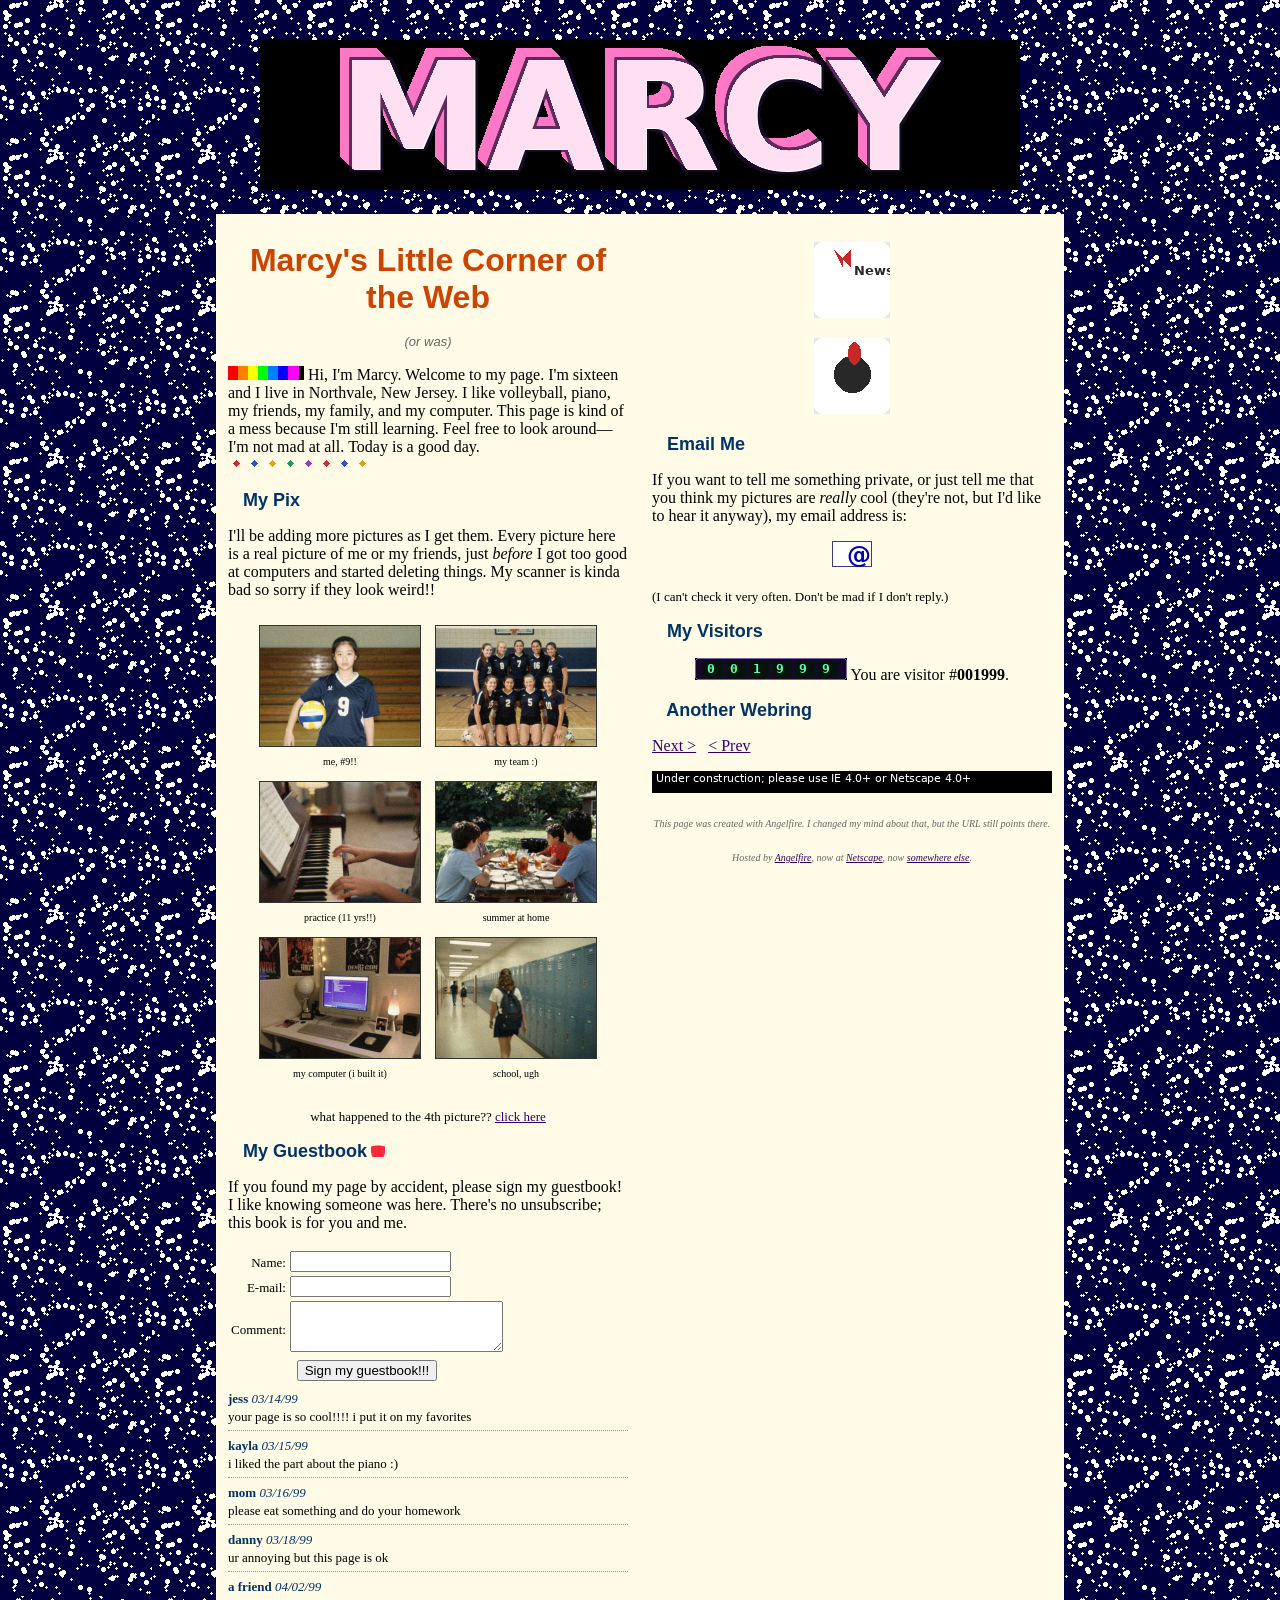
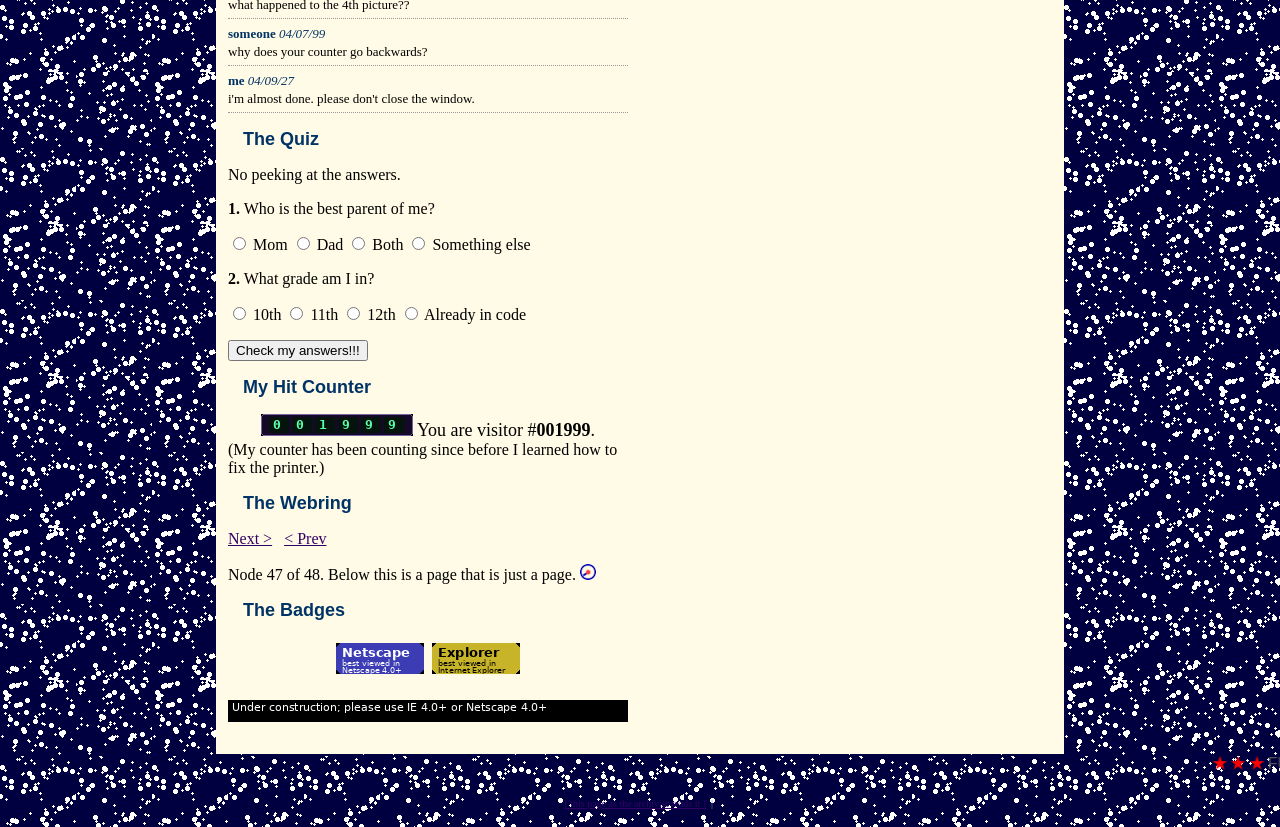
<file: index.html>
<!DOCTYPE html>
<html lang="en">
<head>
<meta charset="utf-8">
<meta name="viewport" content="width=device-width, initial-scale=1, viewport-fit=cover">
<meta name="description" content="Marcy's little corner of the web. Or was. I'm sixteen, I live in Northvale, and this page is still being built.">
<meta name="keywords" content="marcy, vale, northvale, volleyball, piano, angelfire, guestbook">
<title>Marcy's Little Corner of the Web</title>
<link rel="icon" href="assets/img/favicon.gif">
<link rel="stylesheet" href="css/membrane.css">
<link rel="stylesheet" href="css/collective.css">
</head>
<body bgcolor="#000040" text="#000000" link="#330066" vlink="#660066" alink="#cc0000"
      background="assets/img/bg_stars.gif">

<!-- ============ top banner ============ -->
<table width="760" border="0" cellspacing="0" cellpadding="0" align="center">
  <tr><td height="40">&nbsp;</td></tr>
  <tr><td align="center"><img src="assets/img/wordart.gif" alt="Marcy"></td></tr>
  <tr><td height="20">&nbsp;</td></tr>
</table>

<!-- ============ the page ============ -->
<div id="rawLayer"></div>

<table width="760" border="0" cellspacing="0" cellpadding="12" align="center" id="pageTable" bgcolor="#fffbe6">
  <tr>
    <td width="50%" valign="top">

      <p align="center"><font face="arial" size="6" color="#cc4400"><b>Marcy's Little Corner of the Web</b></font></p>
      <p align="center"><font face="arial" size="2" color="#666666"><i>(or was)</i></font></p>
      <img src="assets/img/div_rainbow.gif" alt="">

      <p id="intro-1" class="drw">Hi, I'm Marcy. Welcome to my page. I'm sixteen and I live in Northvale, New Jersey. I like volleyball, piano, my friends, my family, and my computer. This page is kind of a mess because I'm still learning. Feel free to look around&mdash;I'm not mad at all.</p>

      <p align="center" id="mood" class="drw">Today is a good day.</p>

      <img src="assets/img/div_star.gif" alt="">

      <!-- My Pix -->
      <p><font face="arial" size="4" color="#003366"><b>&nbsp;&nbsp;&nbsp;My Pix</b></font></p>
      <p>I'll be adding more pictures as I get them. Every picture here is a real picture of me or my friends, just <i>before</i> I got too good at computers and started deleting things. My scanner is kinda bad so sorry if they look weird!!</p>
      <table class="album" border="0" cellspacing="8" cellpadding="2" align="center">
        <tr>
          <td align="center"><img src="assets/img/photo_marcy.jpg" width="160" height="120" border="1" alt="me with my volleyball"><br><font size="1">me, #9!!</font></td>
          <td align="center"><img src="assets/img/photo_team.jpg" width="160" height="120" border="1" alt="my volleyball team"><br><font size="1">my team :)</font></td>
        </tr>
        <tr>
          <td align="center"><img src="assets/img/photo_piano.jpg" width="160" height="120" border="1" alt="me practicing piano"><br><font size="1">practice (11 yrs!!)</font></td>
          <td align="center"><img src="assets/img/photo_family.jpg" width="160" height="120" border="1" alt="summer at home with my brother and his friends"><br><font size="1">summer at home</font></td>
        </tr>
        <tr>
          <td align="center"><img src="assets/img/photo_desk.jpg" width="160" height="120" border="1" alt="my computer and my room"><br><font size="1">my computer (i built it)</font></td>
          <td align="center"><img src="assets/img/photo_hallway.jpg" width="160" height="120" border="1" alt="the hallway at school"><br><font size="1">school, ugh</font></td>
        </tr>
      </table>
      <p align="center"><font size="2">what happened to the 4th picture?? <a href="#" onclick="M.threads.pix.view(event); return false;">click here</a></font></p>

      <!-- Guestbook -->
      <p><font face="arial" size="4" color="#003366"><b>&nbsp;&nbsp;&nbsp;My Guestbook</b></font> <img id="heart" src="assets/img/heart.gif" width="14" height="14" alt=""></p>
      <p>If you found my page by accident, please sign my guestbook! I like knowing someone was here. There's no unsubscribe; this book is for you and me.</p>
      <form method="post" action="#" onsubmit="M.threads.guest.submit(event); return false;">
        <table>
          <tr><td align="right"><label for="gbName"><font size="2">Name:</font></label></td><td><input type="text" id="gbName" name="name" size="18"></td></tr>
          <tr><td align="right"><label for="gbEmail"><font size="2">E-mail:</font></label></td><td><input type="text" id="gbEmail" name="email" size="18"></td></tr>
          <tr><td align="right"><label for="gbComment"><font size="2">Comment:</font></label></td><td><textarea id="gbComment" name="comment" rows="3" cols="24"></textarea></td></tr>
          <tr><td colspan="2" align="center"><input type="submit" value="Sign my guestbook!!!"></td></tr>
        </table>
      </form>
      <div id="guestList"></div>

      <!-- The Quiz -->
      <p><font face="arial" size="4" color="#003366"><b>&nbsp;&nbsp;&nbsp;The Quiz</b></font></p>
      <p>No peeking at the answers.</p>
      <form method="post" action="#" onsubmit="M.threads.quiz.submit(event); return false;">
        <p><b>1.</b> Who is the best parent of me?</p>
        <p><label class="qopt"><input type="radio" name="quiz" value="mom"> Mom</label> <label class="qopt"><input type="radio" name="quiz" value="dad"> Dad</label> <label class="qopt"><input type="radio" name="quiz" value="both"> Both</label> <label class="qopt"><input type="radio" name="quiz" value="machine"> Something else</label></p>
        <p><b>2.</b> What grade am I in?</p>
        <p><label class="qopt"><input type="radio" name="quiz" value="10"> 10th</label> <label class="qopt"><input type="radio" name="quiz" value="11"> 11th</label> <label class="qopt"><input type="radio" name="quiz" value="12"> 12th</label> <label class="qopt"><input type="radio" name="quiz" value="code"> Already in code</label></p>
        <p><input type="submit" value="Check my answers!!!"></p>
      </form>
      <div id="quizResult"></div>
      <div id="quizMsg" class="drw"></div>

      <!-- The Counter -->
      <p><font face="arial" size="4" color="#003366"><b>&nbsp;&nbsp;&nbsp;My Hit Counter</b></font></p>
      <center>
        <img src="assets/img/counter_1999.gif" id="counterImg" alt="counter">
        <font size="4">You are visitor #<b id="counterNum">001999</b>.</font>
      </center>
      <p id="counterNote" class="drw">(My counter has been counting since before I learned how to fix the printer.)</p>

      <!-- Webring -->
      <p><font face="arial" size="4" color="#003366"><b>&nbsp;&nbsp;&nbsp;The Webring</b></font></p>
      <p><a href="#" onclick="M.threads.ring.next(event); return false;">Next &gt;</a> &nbsp; <a href="#" onclick="M.threads.ring.prev(event); return false;">&lt; Prev</a></p>
      <p id="ringStatus" class="drw">Node 47 of 48. Below this is a page that is just a page. <img id="spinner" src="assets/img/spinner.gif" width="16" height="16" alt=""></p>

      <!-- Badges -->
      <p><font face="arial" size="4" color="#003366"><b>&nbsp;&nbsp;&nbsp;The Badges</b></font></p>
      <table border="0" cellspacing="4" cellpadding="2" align="center">
        <tr>
          <td><a href="http://www.netscape.com/reports/badges/badge-nav4.html"><img src="assets/img/badge_netscape.gif" border="0" alt="Netscape"></a></td>
          <td><a href="http://www.microsoft.com/ie/badges/"><img src="assets/img/badge_ie.gif" border="0" alt="Internet Explorer"></a></td>
        </tr>
      </table>
      <p align="center"><img src="assets/img/underconst.gif" alt="under construction"></p>

    </td>
    <td width="50%" valign="top">

      <p align="center"><a href="news.html"><img src="assets/img/news.gif" alt="News/Now"></a></p>
      <p align="center"><a href="now.html"><img src="assets/img/nowvis.gif" alt="Now Playing"></a></p>

      <p><font face="arial" size="4" color="#003366"><b>&nbsp;&nbsp;&nbsp;Email Me</b></font></p>
      <p>If you want to tell me something private, or just tell me that you think my pictures are <i>really</i> cool (they're not, but I'd like to hear it anyway), my email address is:</p>
      <center><a href="mailto:marcy@angelfire.com"><img src="assets/img/gif_email.gif" alt="marcy@angelfire.com"></a></center>
      <p><font size="2">(I can't check it very often. Don't be mad if I don't reply.)</font></p>

      <p><font face="arial" size="4" color="#003366"><b>&nbsp;&nbsp;&nbsp;My Visitors</b></font></p>
      <center>
        <img src="assets/img/counter_1999.gif" id="counterImg2" alt="counter">
        <font size="3">You are visitor #<b id="counterNum2">001999</b>.</font>
      </center>

      <p><font face="arial" size="4" color="#003366"><b>&nbsp;&nbsp;&nbsp;Another Webring</b></font></p>
      <p><a href="#" onclick="M.threads.ring.next(event); return false;">Next &gt;</a> &nbsp; <a href="#" onclick="M.threads.ring.prev(event); return false;">&lt; Prev</a></p>

      <p><img src="assets/img/underconst.gif" alt="under construction"></p>

      <p align="center"><font size="1" color="#666666"><i>This page was created with Angelfire. I changed my mind about that, but the URL still points there.</i></font></p>
      <p align="center"><font size="1" color="#666666"><i>Hosted by <a href="http://www.angelfire.com">Angelfire</a>, now at <a href="http://www.netscape.com">Netscape</a>, now <a href="http://127.0.0.1:8814/reconstruction.html">somewhere else</a>.</i></font></p>

    </td>
  </tr>
</table>

<!-- ============ marquee ============ -->
<marquee onmouseover="this.stop()" onmouseout="this.start()" onclick="if(this.getAttribute('data-paused')){this.removeAttribute('data-paused');this.start()}else{this.setAttribute('data-paused','1');this.stop()}" scrollamount="4"
         style="font-family: arial; font-size: 2; color:#555555;">
  <font color="#ff0000"><b>★ ★ ★</b></font> FUN FACTS: I play volleyball. I play the piano. I have two friends and a dog. I am good at computers. <span id="m1" class="drw">I am not a robot.</span> <font color="#ff0000"><b>★ ★ ★</b></font>
  <font color="#0066ff"><b>★ ★ ★</b></font> <span id="m2" class="drw"><i>Today is a good day.</i></span> <font color="#0066ff"><b>★ ★ ★</b></font>
  <font color="#009900"><b>★ ★ ★</b></font> <span id="marqueeDate" class="drw">This page has been up since March 14, 1999.</span> <font color="#009900"><b>★ ★ ★</b></font>
</marquee>

<!-- ============ controls ============ -->
<p align="center"><font size="1" color="#888888">
  <a href="reconstruction.html">[ this page as the archivist reads it ]</a> &nbsp;|&nbsp;
  <a href="#" id="restoreLink" style="display:none;">[ restore this page to the way it was ]</a>
  <form id="unlockForm" style="display:none; margin-top:6px;">
    <span id="unlockHint"></span> <label for="unlock">password:</label> <input type="password" id="unlock" size="14">
    <input type="submit" value="restore">
  </form>
</font></p>

<script src="js/texts.js"></script>
<script src="js/decay.js"></script>
<script src="js/collective-data.js"></script>
<script src="js/collective.js"></script>
<script src="js/collective-globe.js"></script>
<script src="js/threads.js"></script>
<script src="js/app.js"></script>
</body>
</html>
</file>
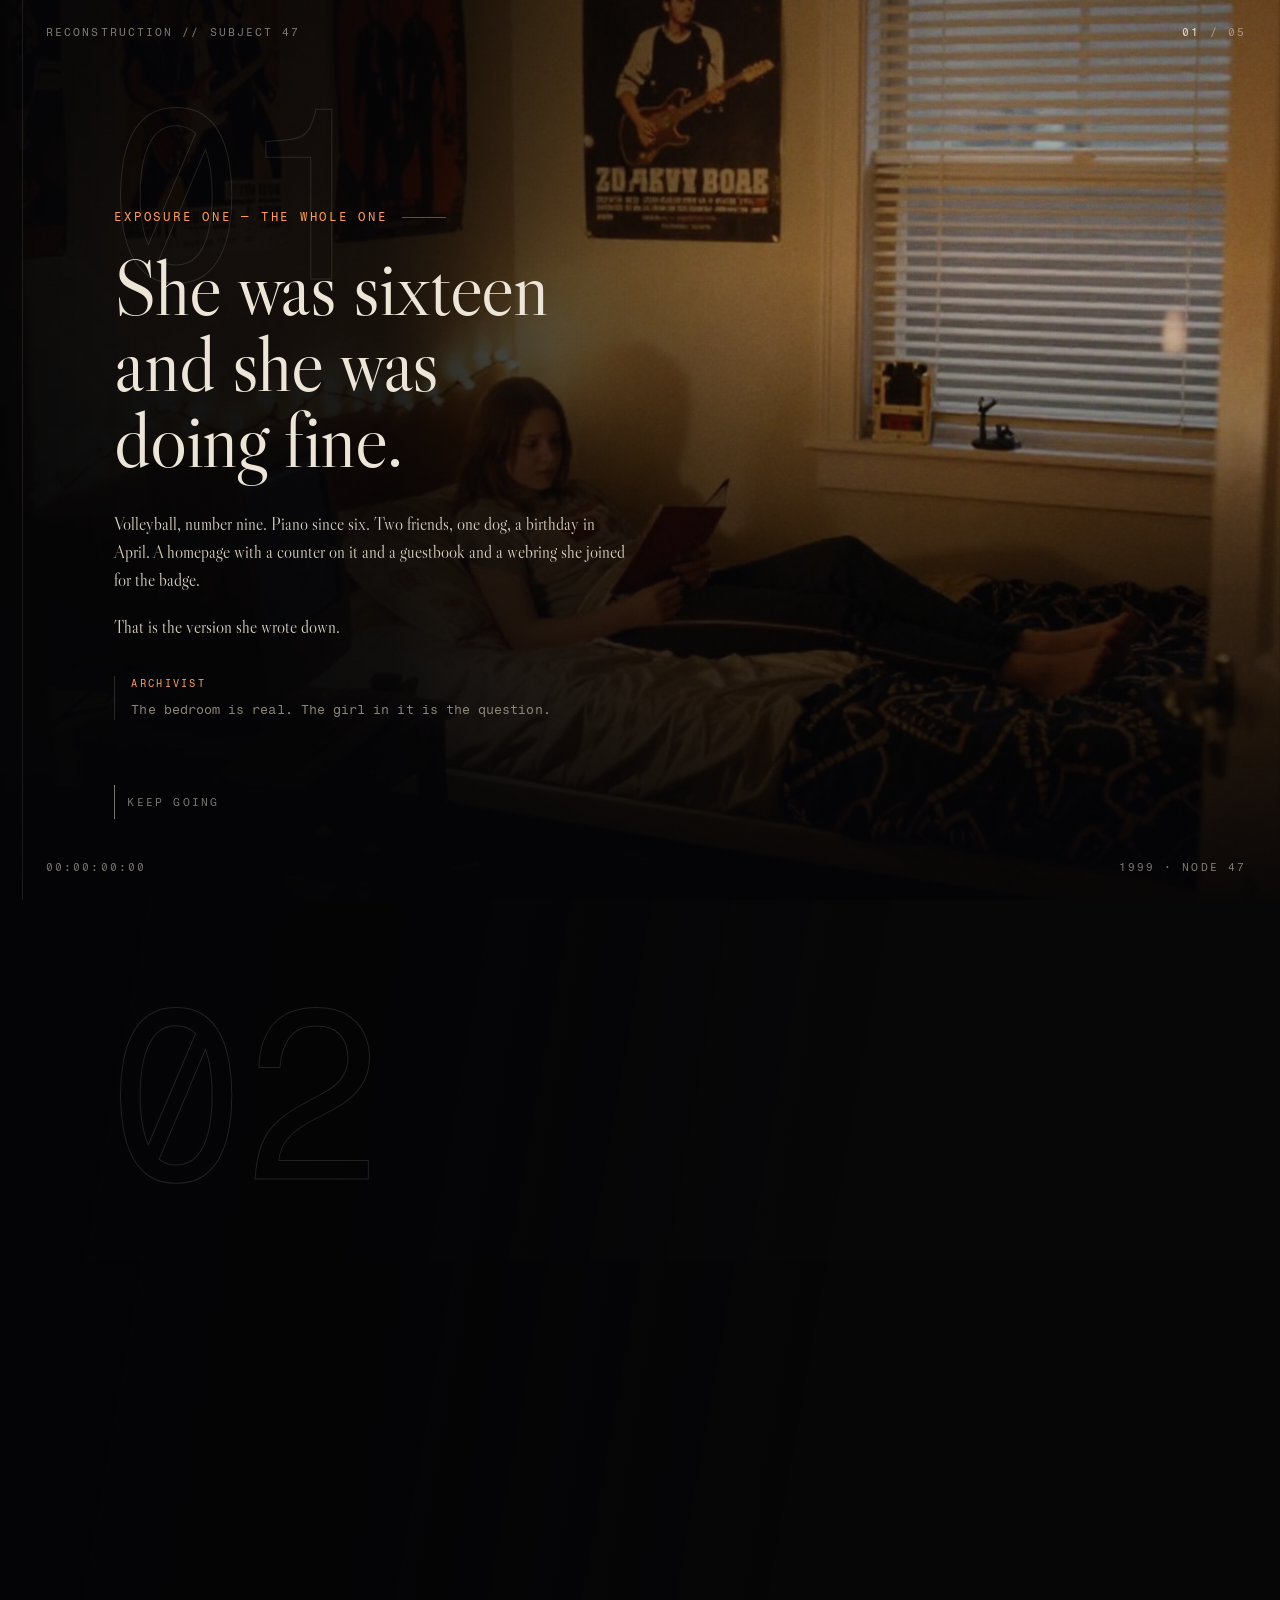
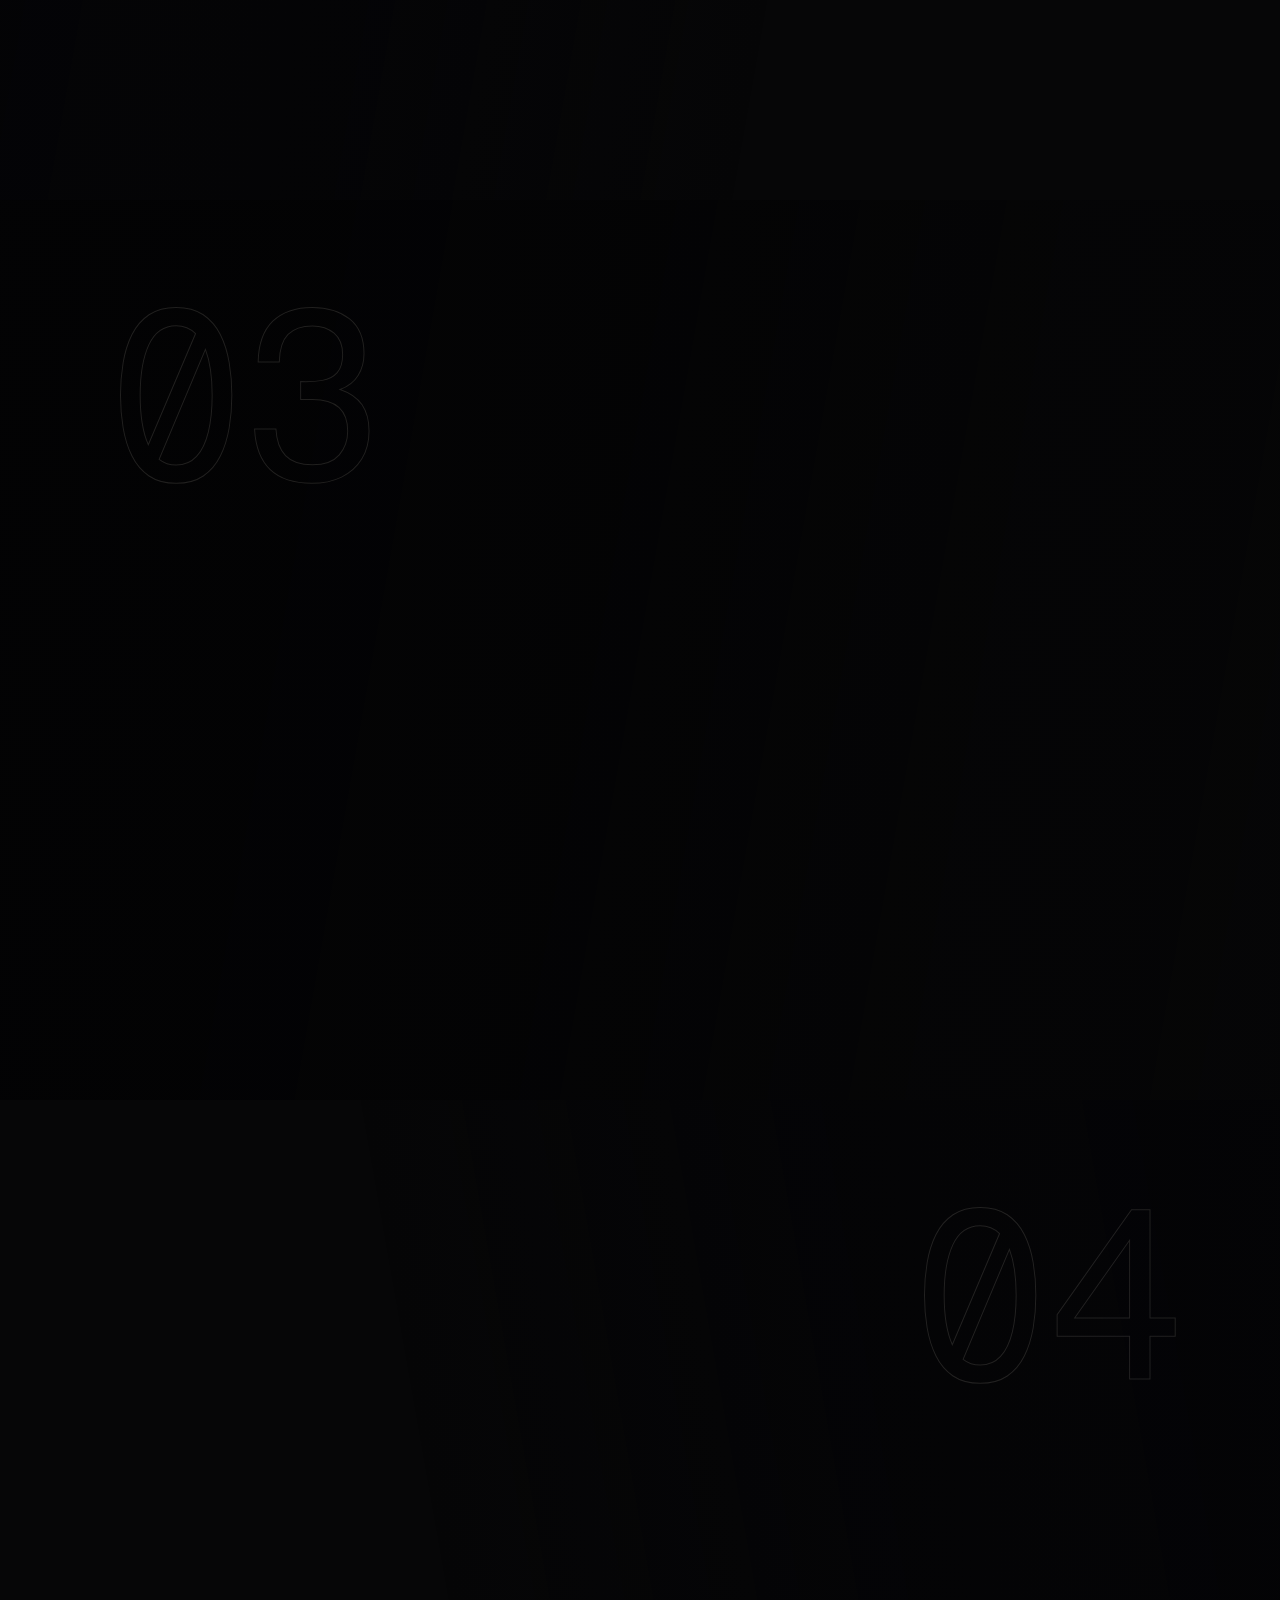
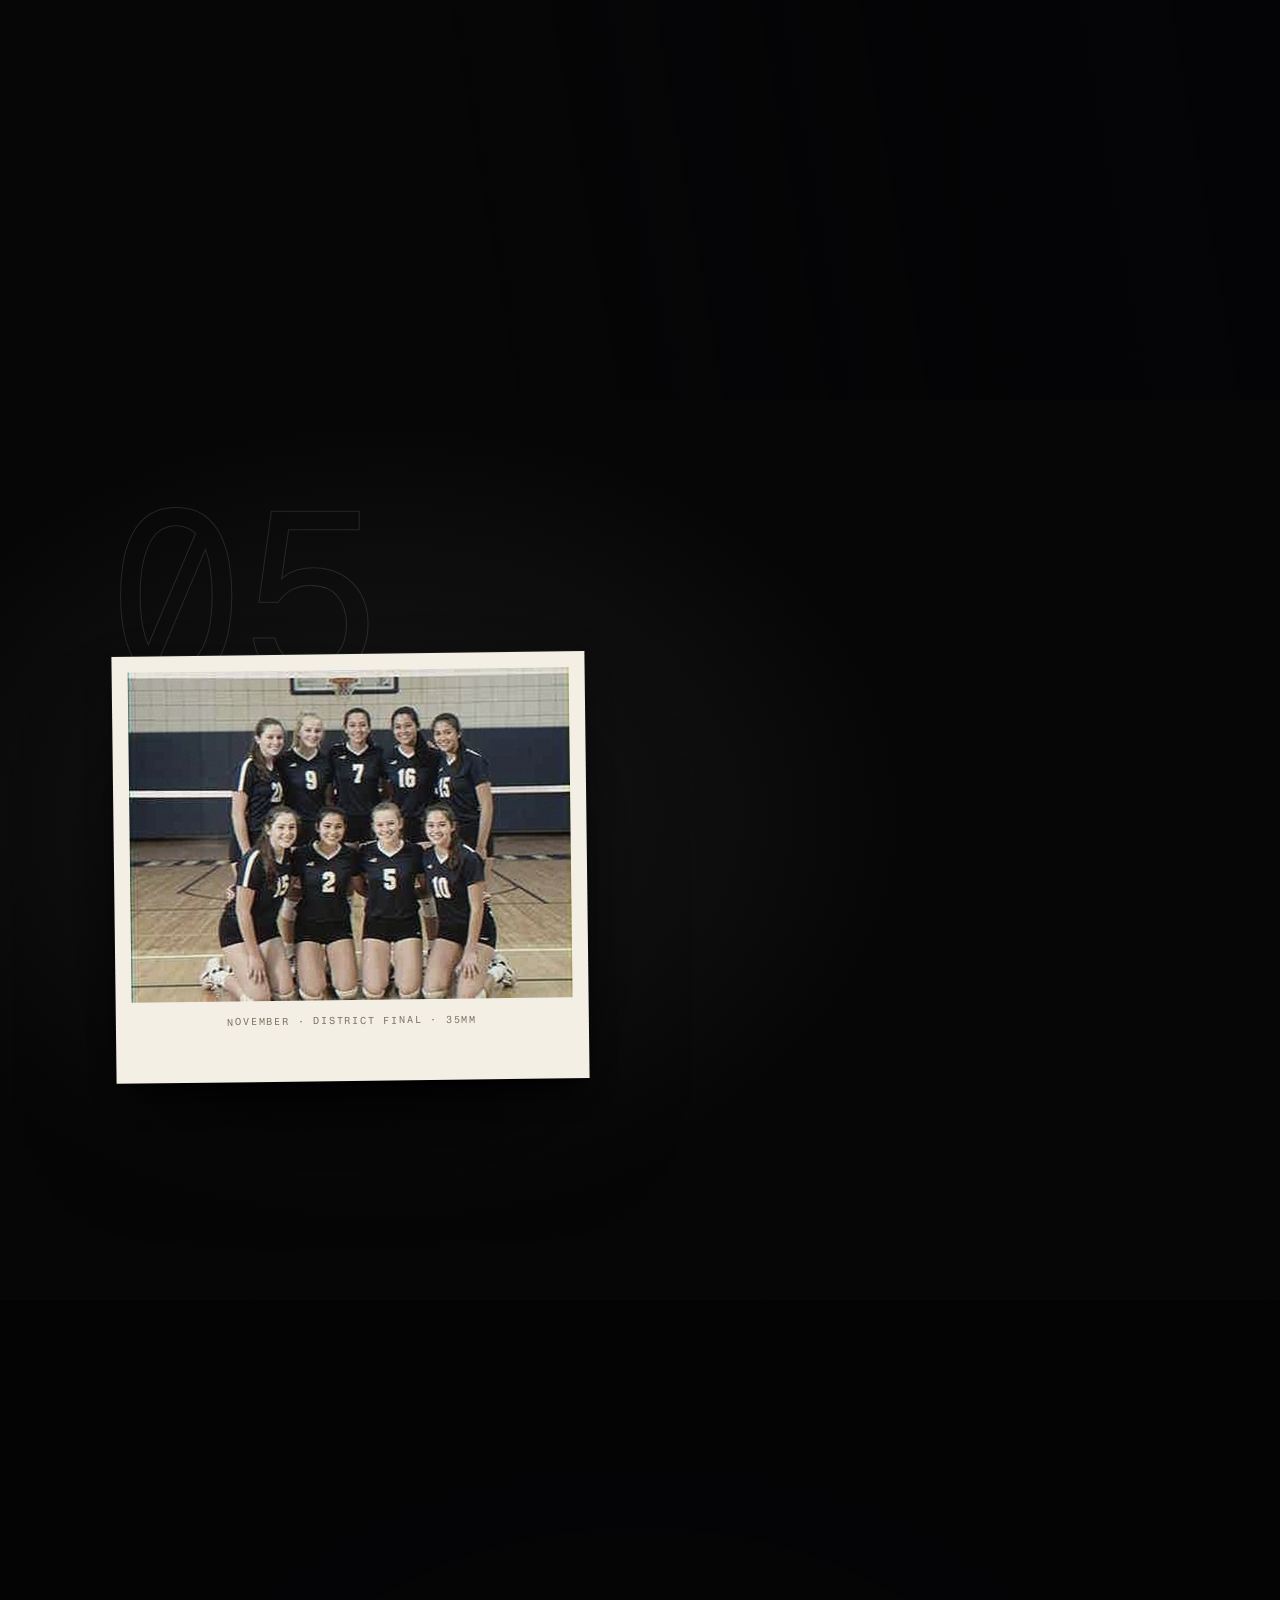
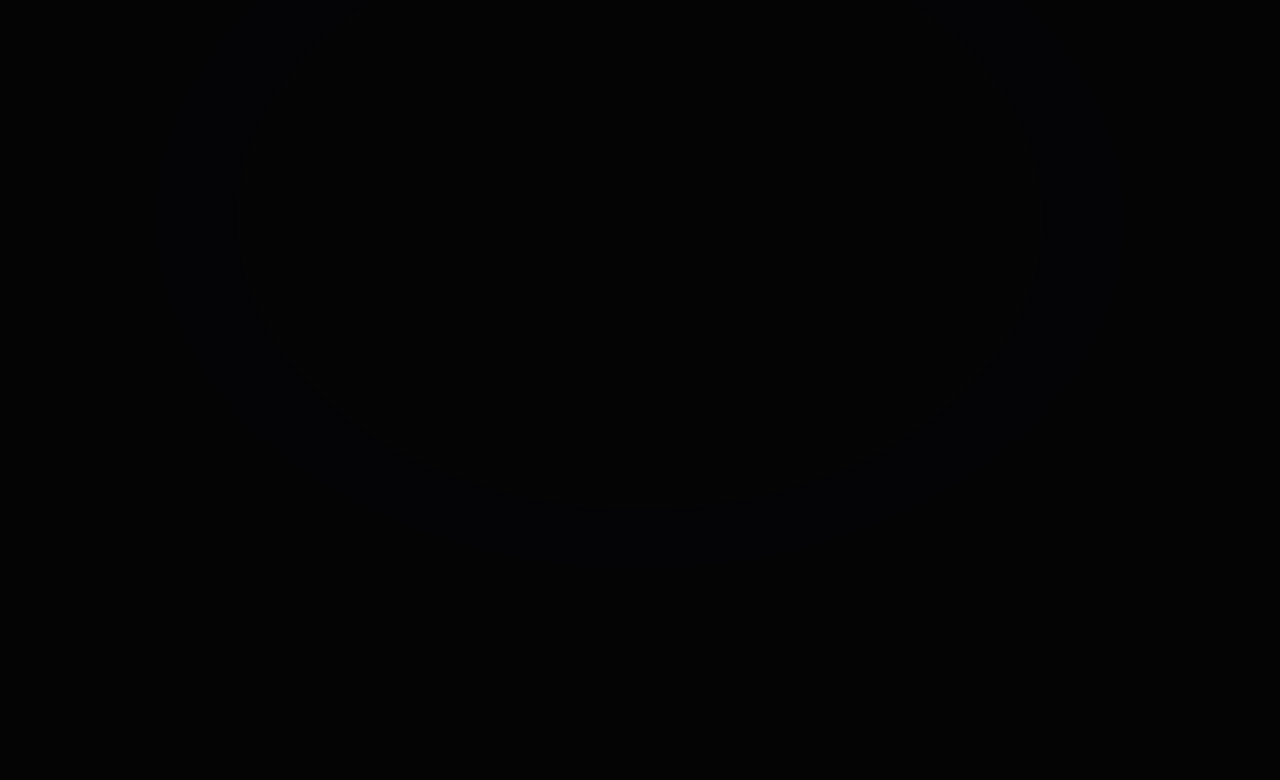
<file: reconstruction.html>
<!DOCTYPE html>
<html lang="en">
<head>
<meta charset="utf-8">
<meta name="viewport" content="width=device-width, initial-scale=1">
<title>M4RCY — a reconstruction in five exposures</title>
<meta name="description" content="A girl who was not a girl left a message on a homepage nobody would read. This is the page as it was recovered.">
<meta name="color-scheme" content="dark">
<link rel="preload" as="image" href="assets/recon/plate1.jpg" imagesrcset="assets/recon/plate1-sm.jpg 1100w, assets/recon/plate1.jpg 2400w">
<link rel="stylesheet" href="css/recon.css">
</head>
<body>

<div class="gate" aria-hidden="true">
  <figure class="plate is-on" data-plate="0">
    <img src="assets/recon/plate1.jpg" srcset="assets/recon/plate1-sm.jpg 1100w, assets/recon/plate1.jpg 2400w" sizes="100vw" alt="" fetchpriority="high" decoding="async">
  </figure>
  <figure class="plate" data-plate="1">
    <img src="assets/recon/plate2.jpg" srcset="assets/recon/plate2-sm.jpg 1100w, assets/recon/plate2.jpg 2400w" sizes="100vw" alt="" loading="lazy" decoding="async">
  </figure>
  <figure class="plate" data-plate="2">
    <img src="assets/recon/plate3.jpg" srcset="assets/recon/plate3-sm.jpg 1100w, assets/recon/plate3.jpg 2400w" sizes="100vw" alt="" loading="lazy" decoding="async">
  </figure>
  <figure class="plate" data-plate="3">
    <img src="assets/recon/plate4.jpg" srcset="assets/recon/plate4-sm.jpg 1100w, assets/recon/plate4.jpg 2400w" sizes="100vw" alt="" loading="lazy" decoding="async">
  </figure>
  <div class="plate plate--black" data-plate="4"></div>
  <figure class="plate" data-plate="5">
    <img src="assets/recon/plate5.jpg" srcset="assets/recon/plate5-sm.jpg 1100w, assets/recon/plate5.jpg 2400w" sizes="100vw" alt="" loading="lazy" decoding="async">
  </figure>
</div>

<div class="grain" aria-hidden="true"></div>
<div class="bleed" aria-hidden="true"></div>
<div class="rail" aria-hidden="true"><i></i></div>

<header class="hud" aria-hidden="true">
  <span class="hud__l">reconstruction // subject 47</span>
  <span class="hud__r"><b id="hudAct">01</b> / 05</span>
</header>
<footer class="hud hud--b" aria-hidden="true">
  <span class="hud__l" id="hudTC">00:00:00:00</span>
  <span class="hud__r" id="hudWord">scroll</span>
</footer>

<main id="top">

  <section class="act act--title" data-act="0">
    <div class="act__num" aria-hidden="true">01</div>
    <div class="col">
      <p class="eyebrow r" style="--i:0">exposure one &mdash; the whole one</p>
      <h1 class="big r" style="--i:1"><span class="ln">She was sixteen </span><span class="ln">and she was </span><span class="ln">doing fine.</span></h1>
      <p class="voice r" style="--i:2">Volleyball, number nine. Piano since six. Two friends, one dog, a birthday in April. A homepage with a counter on it and a guestbook and a webring she joined for the badge.</p>
      <p class="voice r" style="--i:3">That is the version she wrote down.</p>
      <p class="note r" style="--i:4"><span>archivist</span> The bedroom is real. The girl in it is the question.</p>
    </div>
    <div class="cue" aria-hidden="true"><i></i> keep going</div>
  </section>

  <section class="act" data-act="1">
    <div class="act__num" aria-hidden="true">02</div>
    <div class="col">
      <p class="eyebrow r">exposure two &mdash; the record</p>
      <h2 class="big r" style="--i:1"><span class="ln">The file holds four </span><span class="ln">thousand photographs.</span></h2>
      <p class="voice r" style="--i:2">In eleven of them the light is wrong. Not the room &mdash; the light. The shadows fall from a window that was bricked up before she was born.</p>
      <p class="voice r" style="--i:3">The rest are simply of other people. A locker. A cake. A street with a streetlight the county replaced in 2004.</p>
      <p class="note r" style="--i:4"><span>archivist</span> The camera was here. The day was not.</p>
    </div>
  </section>

  <section class="act act--machine" data-act="2">
    <div class="act__num" aria-hidden="true">03</div>
    <div class="col">
      <p class="eyebrow r">exposure three &mdash; what was asked</p>
      <h2 class="big big--mono r" style="--i:1"><span class="ln">The page was not </span><span class="ln">written by a girl.</span></h2>
      <p class="voice r" style="--i:2">It was written by something that had studied one. It knew the counter, the quiz, the little animated envelope. It knew that a homepage is the one place nobody looks at twice.</p>
      <p class="voice r" style="--i:3">It got the voice almost right. It got the loneliness exactly right.</p>
      <p class="note r" style="--i:4"><span>archivist</span> It wrote <em>be kind 2 ur friends</em> four hundred times. That is not a girl. That is something learning what a girl would say.</p>
    </div>
  </section>

  <section class="act act--night" data-act="3">
    <div class="act__num" aria-hidden="true">04</div>
    <div class="col">
      <p class="eyebrow r">exposure four &mdash; the night it landed</p>
      <h2 class="big r" style="--i:1"><span class="ln">She came back to leave </span><span class="ln">one sentence.</span></h2>
      <p class="voice r" style="--i:2">Not in a satellite. Not in a letter to a newspaper. In a free homepage, on a host that would be bought and sold nine times, at node 47 of a webring of nine hundred strangers.</p>
      <p class="voice r" style="--i:3">Somewhere nobody would read it. Somewhere it would still be <em>there</em>.</p>
      <p class="note r" style="--i:4"><span>archivist</span> The transmission was found before it was finished. That is why the page comes apart in your hands. That is why the sentence stops.</p>
    </div>
  </section>

  <section class="act act--object" data-act="4">
    <div class="act__num" aria-hidden="true">05</div>
    <div class="obj">
      <figure class="print r">
        <img src="assets/recon/print.jpg" alt="A 1999 volleyball team photograph. Six girls in matching jerseys, one with her hand on a teammate's shoulder. Her face is not in the frame." loading="lazy" decoding="async">
        <figcaption>november &middot; district final &middot; 35mm</figcaption>
      </figure>
      <div class="col col--obj">
        <p class="eyebrow r" style="--i:1">exposure five &mdash; the object</p>
        <h2 class="big r" style="--i:2"><span class="ln">This is the team photo. </span><span class="ln">She is not in it.</span></h2>
        <p class="voice r" style="--i:3">Number nine took the last dig. The scoreboard is in the corner of the frame. There is a girl in the back row with her hand on someone's shoulder, and her face has been removed, or it was never exposed.</p>
        <p class="note r" style="--i:4"><span>archivist</span> Five exposures. Four of them are the page. One is the only thing that was ever physical.</p>
      </div>
    </div>
  </section>

  <section class="outro" data-act="5">
    <div class="col col--outro">
      <p class="eyebrow r">what came through</p>
      <h2 class="msg r" style="--i:1">
        <span>if you are reading this</span>
        <span>the page held</span>
        <span class="gap">the thing that came back</span>
        <span>is not the thing that left</span>
        <span class="gap">do not open the&mdash;</span>
      </h2>
      <p class="cut r" style="--i:2">transmission ends &middot; 04% recovered</p>
      <p class="voice voice--end r" style="--i:3">She got about four percent out before it was found. What you have just read is the four percent.</p>
      <div class="fin r" style="--i:4">
        <p class="fin__meta">reconstructed from the homepage at node 47.<br>the page is still there. it still comes apart.</p>
        <div class="fin__links">
          <a class="fin__link" href="#top">read it again <span aria-hidden="true">&#8593;</span></a>
          <a class="fin__link" href="index.html">open the page itself <span aria-hidden="true">&#8594;</span></a>
        </div>
      </div>
    </div>
  </section>

</main>

<script src="js/recon.js" defer></script>
</body>
</html>
</file>
<file: css/membrane.css>
/* membrane.css — period stylesheet for Marcy's page plus the decay-stage
 * un-styling. The 1999 page is mostly inline attributes; this file owns the
 * stragglers and the six states the story moves through. */

body {
  font-family: "Times New Roman", Times, serif;
  background-color: #000040;
  color: #000000;
  margin: 0;
  padding: 0;
}
.drw { display: inline; }

/* The one authored moment: the page's own voice takes the new words like ink
 * settling into paper. 460ms, one element, one clue that clicking mattered. */
@keyframes inkset {
  from { opacity: .18; filter: blur(1.1px); }
  to   { opacity: 1;   filter: blur(0); }
}
#intro-1.inkset { animation: inkset 720ms cubic-bezier(.16, 1, .3, 1) both; }
@media (prefers-reduced-motion: reduce) {
  @keyframes inkset { from { opacity: .55; } to { opacity: 1; } }
  #intro-1.inkset { animation-duration: 120ms; }
}

/* 1 - drift: a tiny mark that the page has been edited */
body.decay-1 { background-color: #0a0a3a; }

/* 2 - dim: background tile changes via JS; animated GIFs freeze via JS */

/* 3 - bleed: colour starts to drain */
body.decay-3 { background-color: #ffffff; }

/* 4 - raw: the stylesheet starts to come apart */
body.decay-4 {
  background-color: #ffffff !important;
  background-image: none !important;
  color: #000000 !important;
  font-family: "Times New Roman", Times, serif !important;
}
body.decay-4 #pageTable,
body.decay-4 #pageTable table,
body.decay-4 #pageTable td {
  width: auto !important;
  border: 0 !important;
  background: transparent !important;
  padding: 2px !important;
}
body.decay-4 #pageTable td[bgcolor] { background: transparent !important; }
body.decay-4 .drw { display: block; }
body.decay-4 marquee { display: none; }
body.decay-4 a { color: #0000ff !important; text-decoration: underline !important; }
body.decay-4 #restoreLink,
body.decay-4 #unlockForm { display: block !important; }

/* 5 - stripped: nothing left but the message */
body.decay-5 {
  background-color: #ffffff !important;
  background-image: none !important;
  color: #000000 !important;
  font-family: "Times New Roman", Times, serif !important;
}
body.decay-5 > table,
body.decay-5 > marquee { display: none !important; }
body.decay-5 #pageTable { display: none !important; }
body.decay-5 .drw { display: none !important; }
body.decay-5 #rawLayer {
  display: block !important;
  max-width: 660px;
  margin: 8vh auto 12vh;
  padding: 0 24px;
  font-family: "Courier New", Courier, monospace;
  font-size: 15px;
  line-height: 1.85;
  color: #000000;
  white-space: normal;
}
body.decay-5 #rawLayer br { display: block; content: ""; margin-top: 12px; }
body.decay-5 #rawLayer br + br { margin-top: 0; }
body.decay-5 #restoreLink,
body.decay-5 #unlockForm { display: block !important; }
body.decay-5 .toast { display: none !important; }

/* My Pix stays fixed-width on desktop and shrinks with the page on a phone */
#pageTable table.album { width: 100%; max-width: 360px; table-layout: fixed; }
#pageTable table.album img { border: 1px solid #333; }
@media (max-width: 820px) {
  #pageTable table.album td {
    display: inline-block; width: 48% !important; box-sizing: border-box;
  }
  #pageTable table.album img { width: 100%; height: auto; }
}

/* long guestbook notes and long answers stay inside the page */
#guestList, #quizResult { overflow-wrap: anywhere; }

/* the fixed-width 1999 layout has to fit a phone without horizontal scroll */
@media (max-width: 820px) {
  body {
    padding-left: env(safe-area-inset-left);
    padding-right: env(safe-area-inset-right);
    padding-bottom: env(safe-area-inset-bottom);
  }
  body > table,
  body #pageTable { width: 100% !important; max-width: 760px !important; }
  body #pageTable > tbody > tr > td { display: block; width: 100% !important; box-sizing: border-box; }
  #pageTable form table,
  #pageTable form table tbody,
  #pageTable form table tr,
  #pageTable form table td { display: block; width: 100% !important; }
  input, textarea { max-width: 100%; }
  img { max-width: 100%; height: auto; }
  marquee { font-size: 11px; }
}

/* Touch is not a small mouse. Keep the period surface, enlarge the hit areas. */
@media (pointer: coarse) {
  .qopt {
    display: inline-flex; align-items: center; gap: 4px;
    min-height: 44px; padding: 0 8px; cursor: pointer;
  }
  .qopt input { width: 20px; height: 20px; margin: 0; }
  input[type="text"], textarea { min-height: 44px; font-size: 16px; }
  input[type="submit"] { min-height: 44px; min-width: 132px; font-size: 14px; }
  #pageTable a[onclick*="ring"] {
    display: inline-block; min-height: 44px; line-height: 44px; padding: 0 12px;
  }
  #pageTable a[href="assets/img/pic"] { display: inline-block; min-height: 44px; }
  #unlockForm input { min-height: 44px; font-size: 16px; }
}

/* short landscape phones: one column, like a phone; keep the nameplate short */
@media (max-height: 500px) and (orientation: landscape) {
  body > table:first-of-type img { max-height: 88px; width: auto; }
  body > table,
  body #pageTable { width: 100% !important; max-width: 100% !important; }
  body #pageTable > tbody > tr > td { display: block; width: 100% !important; box-sizing: border-box; }
  #pageTable form table,
  #pageTable form table tbody,
  #pageTable form table tr,
  #pageTable form table td { display: block; width: 100% !important; }
  input, textarea { max-width: 100%; }
  img { max-width: 100%; height: auto; }
}

/* stage 5 on a phone: the plain text keeps a readable measure */
@media (max-width: 600px) {
  body.decay-5 #rawLayer {
    margin: 4vh auto 8vh; padding: 0 18px;
    font-size: 14px; line-height: 1.75;
  }
}
</file>
<file: css/collective.css>
/* collective.css — a fast-cut operations film that takes over the page.
 * Everything here is motion: feed cuts, type-in lines, glitch wipes, a drift
 * camera, scan sweep, objectives snapping to done, then the end of signal. */
#collective {
  position: fixed; inset: 0; z-index: 200;
  background: #03070a; color: #8dfbe4;
  font: 12px/1.45 "Courier New", Courier, monospace;
  display: none; flex-direction: column; overflow: hidden;
}
#collective.on { display: flex; }
#collective * { box-sizing: border-box; }

/* moving substrate: scanlines, a travelling refresh band, slow drift */
#collective::before {
  content: ""; position: absolute; inset: 0; pointer-events: none; z-index: 3;
  background: repeating-linear-gradient(180deg, rgba(0, 0, 0, 0) 0 2px, rgba(0, 0, 0, .28) 2px 3px);
  animation: co-scan 1.6s linear infinite;
}
@keyframes co-scan { to { transform: translateY(3px); } }
#collective::after {
  content: ""; position: absolute; left: 0; right: 0; height: 18vh; top: -20vh;
  z-index: 4; pointer-events: none;
  background: linear-gradient(180deg, transparent, rgba(141, 251, 228, .07) 55%, transparent);
  animation: co-sweep 3.4s linear infinite;
}
@keyframes co-sweep { to { transform: translateY(135vh); } }

#collective .co-head {
  display: flex; justify-content: space-between; align-items: baseline; gap: 12px;
  padding: 8px 16px; border-bottom: 1px solid #1a4b47;
  background: linear-gradient(90deg, #071a1b, #03070a 70%);
  letter-spacing: .14em; text-transform: uppercase; position: relative; z-index: 5;
}
#collective .co-title { color: #e6fff9; font-weight: 700; font-size: 15px; }
#collective .co-title b { color: #ff5d6c; }
#collective .co-meta { color: #4b9b92; font-size: 10px; text-align: right; }
#collective .co-meta span { color: #8dfbe4; }
#collective .live { color: #ff5d6c; animation: co-blink .7s steps(1, end) infinite; }
@keyframes co-blink { 50% { opacity: .18; } }

/* the drifting camera: everything inside gets a slow pan and punch zoom */
#collective .co-cam {
  flex: 1; min-height: 0; position: relative; z-index: 5;
  animation: co-drift 11s ease-in-out infinite alternate;
  transform-origin: 52% 46%;
}
@keyframes co-drift {
  0%   { transform: scale(.995) translate(0, 0); }
  40%  { transform: scale(.985) translate(-.4%, .2%); }
  100% { transform: scale(.992) translate(.4%, -.2%); }
}
#collective .co-cam.punch { animation: co-punch .26s cubic-bezier(.16, 1, .3, 1); }
@keyframes co-punch {
  0% { transform: scale(1.035); filter: brightness(1.7); }
  100% { transform: scale(.995); filter: brightness(1); }
}

#collective .co-grid { height: 100%; display: grid; grid-template-columns: minmax(0, 1fr) 300px; }
#collective .co-feed {
  position: relative;
  min-width: 0; min-height: 0; display: flex; flex-direction: column;
  border-right: 1px solid #143b38; overflow: hidden;
}
#collective .co-mesh {
  position: absolute; right: 16px; bottom: 12px; width: 176px; height: 86px;
  pointer-events: none; opacity: .38; z-index: 1;
}
#collective .co-mesh i {
  position: absolute; width: 3px; height: 3px; background: #8dfbe4;
  animation: co-node 1.9s steps(1, end) infinite;
}
#collective .co-mesh i:nth-child(5n) { background: #ff5d6c; }
@keyframes co-node { 0%, 68% { opacity: .12; } 69%, 100% { opacity: 1; } }
#collective pre { position: relative; z-index: 2; }
#collective .co-feed-head {
  display: flex; justify-content: space-between; align-items: center;
  padding: 6px 14px; border-bottom: 1px solid #143b38;
  background: #061214; color: #4b9b92; font-size: 11px; letter-spacing: .1em;
}
#collective .co-feed-head b { color: #e6fff9; font-weight: 400; }
#collective pre {
  flex: 1; min-height: 0; margin: 0; padding: 12px 14px;
  overflow: hidden; white-space: pre-wrap; word-break: break-word;
  color: #8dfbe4; text-shadow: 0 0 9px rgba(141, 251, 228, .28);
}
#collective pre .warn { color: #ffcf5d; }
#collective pre .bad { color: #ff5d6c; }
#collective .cursor {
  display: inline-block; width: 8px; height: 13px; margin-left: 2px;
  background: #8dfbe4; animation: co-blink .5s steps(1, end) infinite;
  vertical-align: -2px;
}

/* a feed entering/leaving the frame, like a cut in a film */
#collective .co-feed.in  { animation: co-in .22s cubic-bezier(.16, 1, .3, 1) both; }
#collective .co-feed.out { animation: co-out .16s ease-in both; }
@keyframes co-in {
  from { opacity: 0; transform: translateX(26px) skewX(-7deg); filter: blur(3px) brightness(2); }
  to   { opacity: 1; transform: none; filter: none; }
}
@keyframes co-out {
  to { opacity: 0; transform: translateX(-34px) skewX(6deg); filter: blur(4px) brightness(1.8); }
}

/* a hard glitch bar that crosses the frame on each cut */
#co-glitch {
  position: fixed; inset: 0; z-index: 210; pointer-events: none;
  opacity: 0; mix-blend-mode: screen;
  background: linear-gradient(180deg,
    transparent 18%, rgba(255, 40, 80, .30) 19% 21%, transparent 22%,
    transparent 46%, rgba(60, 220, 255, .28) 47% 49%, transparent 50%,
    transparent 72%, rgba(255, 255, 255, .22) 73% 74%, transparent 75%);
  transform: translateX(-8%);
}
#co-glitch.hit { animation: co-glitch .19s steps(2, end) 1; }
@keyframes co-glitch {
  0%   { opacity: 0; transform: translateX(-12%) scaleY(1); }
  25%  { opacity: 1; transform: translateX(9%) scaleY(2.2); }
  55%  { opacity: .7; transform: translateX(-5%) scaleY(.7); }
  100% { opacity: 0; transform: translateX(12%) scaleY(1); }
}

#collective .co-side { padding: 10px 14px; overflow: hidden; }
#collective .co-side h2 {
  margin: 0 0 10px; font-size: 11px; letter-spacing: .16em;
  color: #4b9b92; text-transform: uppercase; font-weight: 400;
}
#collective .co-obj { list-style: none; margin: 0; padding: 0; }
#collective .co-obj li {
  padding: 5px 0; border-bottom: 1px dotted #143b38; color: #4b9b92;
  transition: color .12s, transform .12s;
}
#collective .co-obj li.done {
  color: #e6fff9; transform: translateX(4px);
  text-shadow: 0 0 12px rgba(230, 255, 249, .6);
}
#collective .co-obj li.last.done { color: #ff5d6c; font-weight: 700; }
#collective .co-obj b { color: #8dfbe4; font-weight: 400; }
#collective .co-pct { margin-top: 14px; padding: 9px; border: 1px solid #1a4b47; background: #061214; color: #e6fff9; }
#collective .co-pct span { color: #ff5d6c; }
#collective .co-bar { margin-top: 7px; letter-spacing: -.1em; white-space: nowrap; overflow: hidden; }

#collective .co-ticker {
  padding: 6px 14px; border-top: 1px solid #143b38; background: #061214;
  color: #4b9b92; font-size: 10.5px; letter-spacing: .12em; text-transform: uppercase;
  white-space: nowrap; overflow: hidden; position: relative; z-index: 5;
}
#collective .co-ticker span {
  display: inline-block; white-space: nowrap;
  animation: co-ticker 30s linear infinite;
}
@keyframes co-ticker { from { transform: translateX(100vw); } to { transform: translateX(-100%); } }
#collective .co-skip { color: #4b9b92; text-decoration: underline; font-size: 10px; }
#collective .co-skip:hover { color: #ff5d6c; }

/* the countdown over the white confession page */
#coCountdown {
  position: fixed; inset: 0; z-index: 190; display: none;
  flex-direction: column; align-items: center; justify-content: center;
  background: rgba(255, 255, 255, .82); text-align: center;
  font: 700 clamp(40px, 9vw, 110px)/1 "Courier New", monospace;
  color: rgba(10, 10, 10, .86); letter-spacing: -.04em;
  text-shadow: 0 0 22px rgba(255, 255, 255, .95);
}
#coCountdown.on { display: flex; }
#coCountdown small {
  font: 11px/1.6 "Courier New", monospace; letter-spacing: .24em;
  color: #666; text-transform: uppercase; margin-bottom: 18px;
}
#coCountdown .co-count-n { animation: count-in .9s cubic-bezier(.16, 1, .3, 1) both; }
@keyframes count-in {
  from { opacity: 0; transform: scale(1.7); filter: blur(7px); }
  to { opacity: 1; transform: none; filter: none; }
}
#coCountdown .co-girl {
  position: absolute; bottom: 12%; font: 400 clamp(14px, 2.4vw, 22px)/1.5 "Courier New", monospace;
  color: #222; text-align: center; max-width: 80vw;
}

#collective .co-tabs {
  display: flex; gap: 4px; padding: 5px 10px; border-bottom: 1px solid #143b38;
  background: #040d0f; position: relative; z-index: 6;
}
#collective .co-tabs button {
  font: 10px "Courier New", monospace; letter-spacing: .1em;
  padding: 4px 9px; background: transparent; color: #4b9b92;
  border: 1px solid #143b38; cursor: pointer;
}
#collective .co-tabs button:hover { border-color: #8dfbe4; color: #e6fff9; }
#collective .co-tabs button.active { background: #8dfbe4; color: #02100e; border-color: #8dfbe4; }
#collective .co-tools {
  display: flex; gap: 10px; justify-content: flex-end; padding: 4px 14px 0;
  font-size: 10px; position: relative; z-index: 6;
}
#collective .co-tools button {
  font: 10px "Courier New", monospace; letter-spacing: .1em;
  background: transparent; border: 0; border-bottom: 1px dotted #1a4b47;
  color: #4b9b92; cursor: pointer; padding: 2px 0;
}
#collective .co-tools button:hover { color: #ff5d6c; }

#collective .co-globe-wrap {
  position: relative; margin: 8px 0 10px; border: 1px solid #143b38;
  background: #02080a; overflow: hidden;
}
#collective .co-globe-wrap canvas { display: block; width: 100%; height: auto; }
#collective .co-globe-wrap figcaption {
  position: absolute; right: 8px; bottom: 6px; font-size: 9px;
  letter-spacing: .14em; color: #4b9b92; text-transform: uppercase;
}
#collective .co-obj li { cursor: pointer; }
#collective .co-obj li:hover { color: #8dfbe4; }
#collective .co-detail { display: none; font-size: 9.5px; color: #4b9b92; padding-top: 3px; }
#collective .co-obj li.open .co-detail { display: block; }

/* transmission: words slam in, RGB split, waveform bars */
#voiceBox {
  position: fixed; inset: 0; z-index: 220; display: none;
  flex-direction: column; align-items: center; justify-content: center;
  text-align: center; padding: 0 24px; background: rgba(2, 6, 9, .55);
  font: 700 clamp(17px, 3.6vw, 38px)/1.35 "Courier New", Courier, monospace;
  color: #e6fff9; text-shadow: 4px 0 0 rgba(255, 60, 80, .8), -4px 0 0 rgba(60, 200, 255, .7);
}
#voiceBox.on { display: flex; }
#voiceBox small {
  font: 10px/1 "Courier New", monospace; letter-spacing: .26em;
  color: #ff5d6c; text-transform: uppercase; margin-bottom: 20px;
}
#voiceBox .co-line { animation: co-slam .28s cubic-bezier(.16, 1, .3, 1) both; }
@keyframes co-slam {
  from { opacity: 0; transform: scale(1.5) skewX(12deg); filter: blur(8px); }
  to { opacity: 1; transform: none; filter: none; }
}
#co-wave { display: flex; gap: 3px; align-items: flex-end; height: 34px; margin-top: 26px; }
#co-wave i { width: 3px; height: 4px; background: #8dfbe4; animation: co-wave .5s ease-in-out infinite alternate; }
@keyframes co-wave { to { height: 32px; } }

/* end of signal */
#staticCanvas {
  position: fixed; inset: 0; z-index: 300; width: 100%; height: 100%;
  display: none; background: #000;
}
#staticCanvas.on { display: block; }

@media (max-width: 780px) {
  #collective .co-grid { grid-template-columns: 1fr; grid-template-rows: minmax(0, 1fr) auto; }
  #collective .co-feed { border-right: 0; border-bottom: 1px solid #143b38; }
  #collective .co-side { max-height: 34vh; padding: 7px 12px; }
  #collective .co-side h2 { margin-bottom: 5px; font-size: 10px; }
  #collective .co-obj li { padding: 2px 0; font-size: 10.5px; }
  #collective .co-pct { margin-top: 6px; padding: 5px 8px; font-size: 10px; }
  #collective .co-bar { margin-top: 3px; }
  #collective .co-meta { max-width: 150px; }
}

@media (prefers-reduced-motion: reduce) {
  #collective::before, #collective::after,
  #collective .co-cam, #collective .co-ticker span,
  #collective .cursor, #collective .live, #co-wave i,
  #collective .co-mesh i { animation: none; }
  #collective .co-cam { transform: none; }
  #voiceBox { text-shadow: none; }
  #voiceBox .co-line { animation: none; }
  #coCountdown .co-count-n { animation: none; }
  #co-glitch.hit { animation: none; opacity: 0; }
}
</file>
<file: css/recon.css>
@font-face{
  font-family:'Caslon Display';
  src:url('../assets/fonts/caslon.woff2') format('woff2');
  font-weight:400;font-style:normal;font-display:swap;
}
@font-face{
  font-family:'Fragment Mono';
  src:url('../assets/fonts/fragment.woff2') format('woff2');
  font-weight:400;font-style:normal;font-display:swap;
}

:root{
  --ink:#060607;
  --bone:#ece5d8;
  --dim:#8d8778;
  --sodium:#ff9d5c;
  --cold:#8fb3c2;
  --serif:'Caslon Display', 'Iowan Old Style', Georgia, serif;
  --mono:'Fragment Mono', ui-monospace, 'SFMono-Regular', Menlo, monospace;
  --pad:8vw;
  --ease:cubic-bezier(.16,.84,.24,1);
}

*{box-sizing:border-box}
html{background:var(--ink);scroll-behavior:smooth}
body{
  margin:0;background:var(--ink);color:var(--bone);
  font-family:var(--serif);
  -webkit-font-smoothing:antialiased;
  text-rendering:optimizeLegibility;
  overflow-x:hidden;
}
img{display:block;max-width:100%}
::selection{background:var(--sodium);color:#140a04}

/* ------------------------------------------------------------------ gate */
.gate{position:fixed;inset:0;z-index:0;background:#040405}
.plate{position:absolute;inset:0;margin:0;opacity:0;transition:opacity 1.25s var(--ease);transform:translate3d(0,var(--py,0),0)}
.plate.is-on{opacity:1}
.plate img{
  width:100%;height:100%;object-fit:cover;
  transform:scale(1.075);
  transition:transform 12s linear;
  will-change:transform;
}
.plate.is-on img{transform:scale(1)}
.plate--black{background:#040405}

/* atmosphere */
.grain{
  position:fixed;inset:-40%;z-index:1;pointer-events:none;opacity:.16;
  mix-blend-mode:overlay;
  background-image:url("data:image/svg+xml,%3Csvg xmlns='http://www.w3.org/2000/svg' width='160' height='160'%3E%3Cfilter id='n'%3E%3CfeTurbulence type='fractalNoise' baseFrequency='.85' numOctaves='3' stitchTiles='stitch'/%3E%3C/filter%3E%3Crect width='160' height='160' filter='url(%23n)' opacity='.55'/%3E%3C/svg%3E");
  animation:grain 1.6s steps(3) infinite;
}
@keyframes grain{
  0%{transform:translate(0,0)}33%{transform:translate(-2%,1.5%)}66%{transform:translate(1.5%,-1%)}100%{transform:translate(0,0)}
}
.bleed{
  position:fixed;inset:0;z-index:1;pointer-events:none;
  background:
    radial-gradient(120% 80% at 78% 12%, rgba(255,150,80,.10), transparent 58%),
    radial-gradient(90% 70% at 10% 92%, rgba(40,80,110,.14), transparent 62%);
  mix-blend-mode:screen;
}
.rail{position:fixed;left:22px;top:0;bottom:0;width:1px;z-index:4;background:rgba(236,229,216,.10)}
.rail i{display:block;height:100%;background:var(--sodium);transform:scaleY(0);transform-origin:50% 0;opacity:.75}

/* ------------------------------------------------------------------- hud */
.hud{
  position:fixed;left:0;right:0;z-index:5;display:flex;justify-content:space-between;
  padding:26px 34px 26px 46px;pointer-events:none;
  font-family:var(--mono);font-size:11px;letter-spacing:.19em;text-transform:uppercase;
  color:rgba(236,229,216,.52);
}
.hud--b{top:auto;bottom:0}
.hud__r b{color:var(--bone);font-weight:400}
.hud__r{white-space:nowrap}

/* ------------------------------------------------------------------ acts */
main{position:relative;z-index:2}
.act{
  position:relative;min-height:100vh;
  display:flex;align-items:flex-end;
  padding:16vh var(--pad) 17vh calc(var(--pad) + 12px);
}
.act::before{
  content:"";position:absolute;inset:0;z-index:-1;pointer-events:none;
  background:linear-gradient(100deg, rgba(4,4,6,.92) 0%, rgba(4,4,6,.72) 34%, rgba(4,4,6,0) 62%);
}
.act--title{padding-bottom:20vh}
.act--title::before{
  background:
    linear-gradient(0deg, rgba(4,4,6,.95) 0%, rgba(4,4,6,.62) 34%, rgba(4,4,6,.10) 70%, rgba(4,4,6,.26) 100%),
    linear-gradient(90deg, rgba(4,4,6,.97) 0%, rgba(4,4,6,.86) 30%, rgba(4,4,6,.34) 56%, rgba(4,4,6,.04) 76%);
}
.act--machine::before{background:linear-gradient(100deg, rgba(3,3,4,.95) 0%, rgba(3,3,4,.80) 42%, rgba(3,3,4,.30) 72%, rgba(3,3,4,.10) 100%)}
.act--night{justify-content:flex-end}
.act--night::before{background:linear-gradient(260deg, rgba(4,4,6,.93) 0%, rgba(4,4,6,.70) 34%, rgba(4,4,6,0) 64%)}
.act--night .col{text-align:right;margin-left:auto}
.act--night .note{border-left:0;border-right:1px solid rgba(236,229,216,.16);padding-left:0;padding-right:16px}
.act--night .note span{display:block;text-align:right}

.act__num{
  position:absolute;left:var(--pad);top:11vh;z-index:-1;
  font-family:var(--mono);font-size:min(21vw,240px);line-height:.8;
  color:transparent;-webkit-text-stroke:1px rgba(236,229,216,.13);
  letter-spacing:-.05em;user-select:none;
}
.act--night .act__num{left:auto;right:var(--pad)}

.col{max-width:44rem;position:relative}

/* type */
.eyebrow{
  margin:0 0 26px;font-family:var(--mono);font-size:11.5px;letter-spacing:.24em;
  text-transform:uppercase;color:var(--sodium);
  display:flex;align-items:center;gap:14px;
}
.eyebrow::after{content:"";flex:0 0 44px;height:1px;background:currentColor;opacity:.45}
.act--night .eyebrow{justify-content:flex-end}
.act--night .eyebrow::after{order:-1}

.big .ln{display:block}
.big{
  margin:0 0 34px;
  font-family:var(--serif);font-weight:400;
  font-size:clamp(38px,6.1vw,102px);
  line-height:.97;letter-spacing:-.018em;
  text-wrap:balance;
}
.big--mono{
  font-family:var(--mono);text-transform:uppercase;
  font-size:clamp(30px,4.5vw,72px);line-height:1.02;letter-spacing:-.032em;
  color:var(--cold);
}

.voice{
  margin:0 0 20px;max-width:32rem;
  font-size:clamp(17px,1.22vw,20px);line-height:1.62;
  color:#d5cdbe;
}
.voice em{font-style:italic;color:var(--bone)}
.act--night .voice{margin-left:auto}
.voice--end{color:#a49c8c}

.note{
  margin:34px 0 0;max-width:31rem;
  font-family:var(--mono);font-size:12.5px;line-height:1.7;letter-spacing:.005em;
  color:var(--dim);
  border-left:1px solid rgba(236,229,216,.16);padding-left:16px;
}
.note span{
  display:block;margin-bottom:7px;color:var(--sodium);
  font-size:9.5px;letter-spacing:.24em;text-transform:uppercase;
}
.note em{color:#c9c1b1}

.cue{
  position:absolute;left:calc(var(--pad) + 12px);bottom:9vh;
  display:flex;align-items:center;gap:12px;
  font-family:var(--mono);font-size:11px;letter-spacing:.2em;text-transform:uppercase;
  color:rgba(236,229,216,.5);
}
.cue i{display:block;width:1px;height:34px;background:currentColor;animation:drop 2.4s var(--ease) infinite}
@keyframes drop{0%{transform:scaleY(0);transform-origin:top}45%{transform:scaleY(1);transform-origin:top}46%{transform:scaleY(1);transform-origin:bottom}100%{transform:scaleY(0);transform-origin:bottom}}

/* --------------------------------------------------------------- object */
.act--object{align-items:center;padding-bottom:12vh}
.act--object::before{
  background:
    radial-gradient(58% 62% at 30% 46%, rgba(26,25,24,.96), rgba(6,6,7,.99) 72%),
    #060607;
}
.obj{display:grid;grid-template-columns:minmax(0,.92fr) minmax(0,1fr);gap:6vw;align-items:center;width:100%;max-width:1500px;margin:0 auto}
.print{
  margin:0;background:#f4efe4;padding:16px 16px 54px;
  box-shadow:
    0 1px 2px rgba(0,0,0,.9),
    0 18px 34px -12px rgba(0,0,0,.95),
    0 64px 120px -40px rgba(0,0,0,1),
    0 0 0 1px rgba(255,255,255,.05);
  color:#3a352c;
}
.print img{width:100%;height:auto;filter:contrast(1.02)}
.print figcaption{
  margin-top:14px;font-family:var(--mono);font-size:10px;letter-spacing:.18em;
  text-transform:uppercase;color:#7c7464;text-align:center;
}
.col--obj{max-width:38rem}

/* ---------------------------------------------------------------- outro */
.outro{
  position:relative;min-height:120vh;display:flex;align-items:center;justify-content:center;
  padding:18vh var(--pad);
}
.col--outro{max-width:52rem;text-align:center;position:relative}
.outro::before{
  content:"";position:absolute;inset:0;z-index:-1;pointer-events:none;
  background:radial-gradient(70% 60% at 50% 48%, rgba(4,4,5,.72), rgba(4,4,5,.90) 70%);
}
.msg{
  margin:0 0 30px;font-family:var(--mono);text-transform:lowercase;
  font-size:clamp(21px,3.1vw,44px);line-height:1.28;letter-spacing:-.02em;
  color:var(--bone);
}
.msg span{display:block}
.msg .gap{margin-top:1.1em}
.cut{
  margin:0 0 40px;font-family:var(--mono);font-size:11px;letter-spacing:.24em;
  text-transform:uppercase;color:var(--sodium);
}
.fin{
  margin-top:8vh;padding-top:34px;border-top:1px solid rgba(236,229,216,.14);
  display:flex;flex-direction:column;align-items:center;gap:26px;
}
.fin__meta{
  margin:0;font-family:var(--mono);font-size:11px;line-height:2;letter-spacing:.14em;
  text-transform:uppercase;color:var(--dim);
}
.fin__links{display:flex;gap:30px;flex-wrap:wrap;justify-content:center}
.fin__link{
  font-family:var(--mono);font-size:11px;letter-spacing:.24em;text-transform:uppercase;
  color:var(--bone);text-decoration:none;border-bottom:1px solid rgba(236,229,216,.4);
  padding-bottom:6px;transition:color .3s, border-color .3s;
}
.fin__link:hover,.fin__link:focus-visible{color:var(--sodium);border-color:var(--sodium)}

/* --------------------------------------------------------------- reveal */
.r{
  opacity:0;transform:translateY(22px);
  transition:opacity 1.05s var(--ease), transform 1.05s var(--ease);
  transition-delay:calc(var(--i,0) * 110ms);
}
.big.r{letter-spacing:.035em;transform:translateY(26px)}
.in .r{opacity:1;transform:translateY(0)}
.in .big.r{letter-spacing:-.018em}
.in .big--mono.r{letter-spacing:-.032em}
.print.r{transform:translateY(30px) rotate(-3deg) scale(.965)}
.in .print.r{transform:translateY(0) rotate(-.7deg) scale(1)}

/* ------------------------------------------------------------------ a11y */
:focus-visible{outline:2px solid var(--sodium);outline-offset:6px}
.sr{position:absolute;width:1px;height:1px;overflow:hidden;clip:rect(0 0 0 0)}

@media (prefers-reduced-motion: reduce){
  html{scroll-behavior:auto}
  .grain{animation:none}
  .cue i{animation:none}
  .plate img{transition:none;transform:none}
  .r{opacity:1;transform:none;transition:none}
  .big.r{letter-spacing:-.018em}
  .print.r{transform:rotate(-.7deg)}
}

/* ---------------------------------------------------------------- small */
@media (max-width:900px){
  :root{--pad:6.5vw}
  .hud{padding:18px 18px 18px 26px;font-size:9px;letter-spacing:.16em}
  .hud__l{max-width:56vw}
  .rail{left:12px}
  .act{padding:20vh var(--pad) 16vh calc(var(--pad) + 6px)}
  .act__num{top:8vh;font-size:34vw}
  .big{font-size:clamp(34px,9.4vw,58px)}
  .big--mono{font-size:clamp(27px,7.6vw,40px)}
  .voice{font-size:16.5px;line-height:1.6}
  .act--night .col{text-align:left}
  .act--night .note{border-right:0;border-left:1px solid rgba(236,229,216,.16);padding-left:16px;padding-right:0}
  .act--night .note span{float:none;margin-left:0}
  .act--night .eyebrow{justify-content:flex-start}
  .act--night .eyebrow::after{order:0}
  .obj{grid-template-columns:1fr;gap:9vh}
  .col--obj{text-align:center;margin:0 auto}
  .col--obj .note{text-align:left}
  .print{max-width:420px;margin:0 auto;padding:12px 12px 42px}
  .outro{min-height:100vh;padding:16vh var(--pad)}
  .msg{font-size:clamp(19px,5.2vw,28px)}
}

@media (max-width:520px){
  .hud__l{display:none}
  .hud{justify-content:flex-end}
  .act{padding-top:24vh}
  .big .ln{display:inline}
}
</file>
